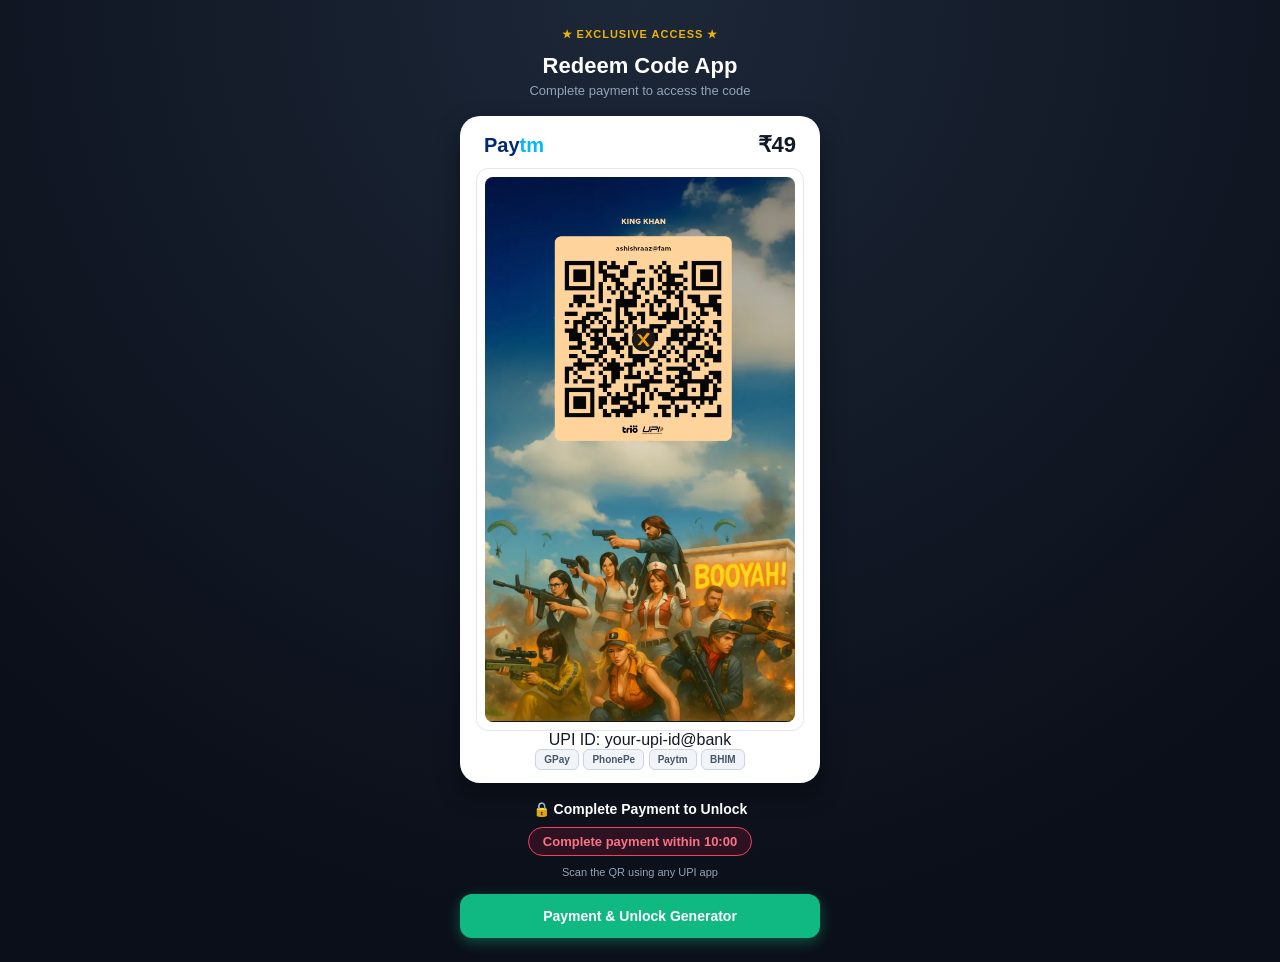
<file: Index.html>
<!DOCTYPE html>
<html lang="en">
<head>
  <meta charset="UTF-8">
  <meta name="viewport" content="width=device-width, initial-scale=1.0">
  <title>Payment Interface</title>
  <style>
    * {
      box-sizing: border-box;
      margin: 0;
      padding: 0;
      font-family: -apple-system, BlinkMacSystemFont, "Segoe UI", Roboto, sans-serif;
    }

    body {
      background: radial-gradient(circle at top, #1c2738, #0b0f19 80%);
      color: #fff;
      display: flex;
      justify-content: center;
      padding: 24px 16px;
      min-height: 100vh;
    }

    .container {
      width: 100%;
      max-width: 360px;
      text-align: center;
    }

    .badge {
      display: inline-block;
      font-size: 11px;
      letter-spacing: 1px;
      color: #eab308;
      font-weight: 700;
      margin-bottom: 12px;
    }

    .title {
      font-size: 22px;
      font-weight: 800;
      margin-bottom: 4px;
    }

    .subtitle {
      font-size: 13px;
      color: #94a3b8;
      margin-bottom: 18px;
    }

    /* White Card Section */
    .qr-card {
      background: #ffffff;
      color: #111827;
      border-radius: 20px;
      padding: 16px;
      box-shadow: 0 10px 25px rgba(0, 0, 0, 0.4);
    }

    .card-header {
      display: flex;
      justify-content: space-between;
      align-items: center;
      margin-bottom: 10px;
      padding: 0 8px;
    }

    .brand-text {
      font-size: 20px;
      font-weight: 900;
      color: #002970;
    }

    .brand-text span {
      color: #00b9f5;
    }

    .amount {
      font-size: 22px;
      font-weight: 800;
      color: #111827;
    }

    .qr-image-wrapper {
      background: #fff;
      padding: 8px;
      border-radius: 12px;
      border: 1px solid #e2e8f0;
    }

    .qr-image-wrapper img {
      width: 100%;
      height: auto;
      display: block;
      border-radius: 8px;
    }

     <div class="upi-id">UPI ID: ashishraaz@fam</div> 


    .app-icons {
      display: flex;
      justify-content: center;
      gap: 12px;
      margin-top: 6px;
    }

    .app-tag {
      font-size: 10px;
      font-weight: 700;
      background: #f1f5f9;
      color: #475569;
      padding: 4px 8px;
      border-radius: 6px;
      border: 1px solid #cbd5e1;
    }

    /* Payment Footer Details */
    .action-title {
      font-size: 14px;
      font-weight: 700;
      margin-top: 18px;
      color: #fff;
    }

    .timer-pill {
      margin: 10px auto;
      background: rgba(225, 29, 72, 0.15);
      border: 1px solid #f43f5e;
      color: #fb7185;
      font-size: 13px;
      font-weight: 600;
      padding: 6px 14px;
      border-radius: 20px;
      width: fit-content;
    }

    .scan-note {
      font-size: 11px;
      color: #94a3b8;
      margin-bottom: 16px;
    }

    .pay-btn {
      width: 100%;
      background: #10b981;
      color: #ffffff;
      border: none;
      padding: 14px;
      border-radius: 12px;
      font-size: 14px;
      font-weight: 700;
      cursor: pointer;
      box-shadow: 0 4px 14px rgba(16, 185, 129, 0.4);
    }
  </style>
</head>
<body>

  <div class="container">
    <div class="badge">★ EXCLUSIVE ACCESS ★</div>
    <h1 class="title">Redeem Code App</h1>
    <p class="subtitle">Complete payment to access the code</p>

    <!-- White QR Container -->
    <div class="qr-card">
      <div class="card-header">
        <div class="brand-text">Pay<span>tm</span></div>
        <div class="amount">₹49</div>
      </div>

    
<div class="qr-image-wrapper">
<img src="qr.png" alt="Payment QR Code">
</div>


      <div class="upi-id">UPI ID: your-upi-id@bank</div>

      <div class="app-icons">
        <span class="app-tag">GPay</span>
        <span class="app-tag">PhonePe</span>
        <span class="app-tag">Paytm</span>
        <span class="app-tag">BHIM</span>
      </div>
    </div>

    <!-- Timer and Button -->
    <div class="action-title">🔒 Complete Payment to Unlock</div>
    <div class="timer-pill" id="timer">Complete payment within 10:00</div>
    <div class="scan-note">Scan the QR using any UPI app</div>

    <button class="pay-btn">Payment & Unlock Generator</button>
  </div>

  <script>
    // 10 मिनट का टाइमर
    let duration = 10 * 60;
    const display = document.getElementById('timer');

    setInterval(() => {
      let minutes = Math.floor(duration / 60);
      let seconds = duration % 60;

      minutes = minutes < 10 ? '0' + minutes : minutes;
      seconds = seconds < 10 ? '0' + seconds : seconds;

      display.textContent = `Complete payment within ${minutes}:${seconds}`;

      if (duration > 0) {
        duration--;
      }
    }, 1000);
  </script>

</body>
</html>
</file>
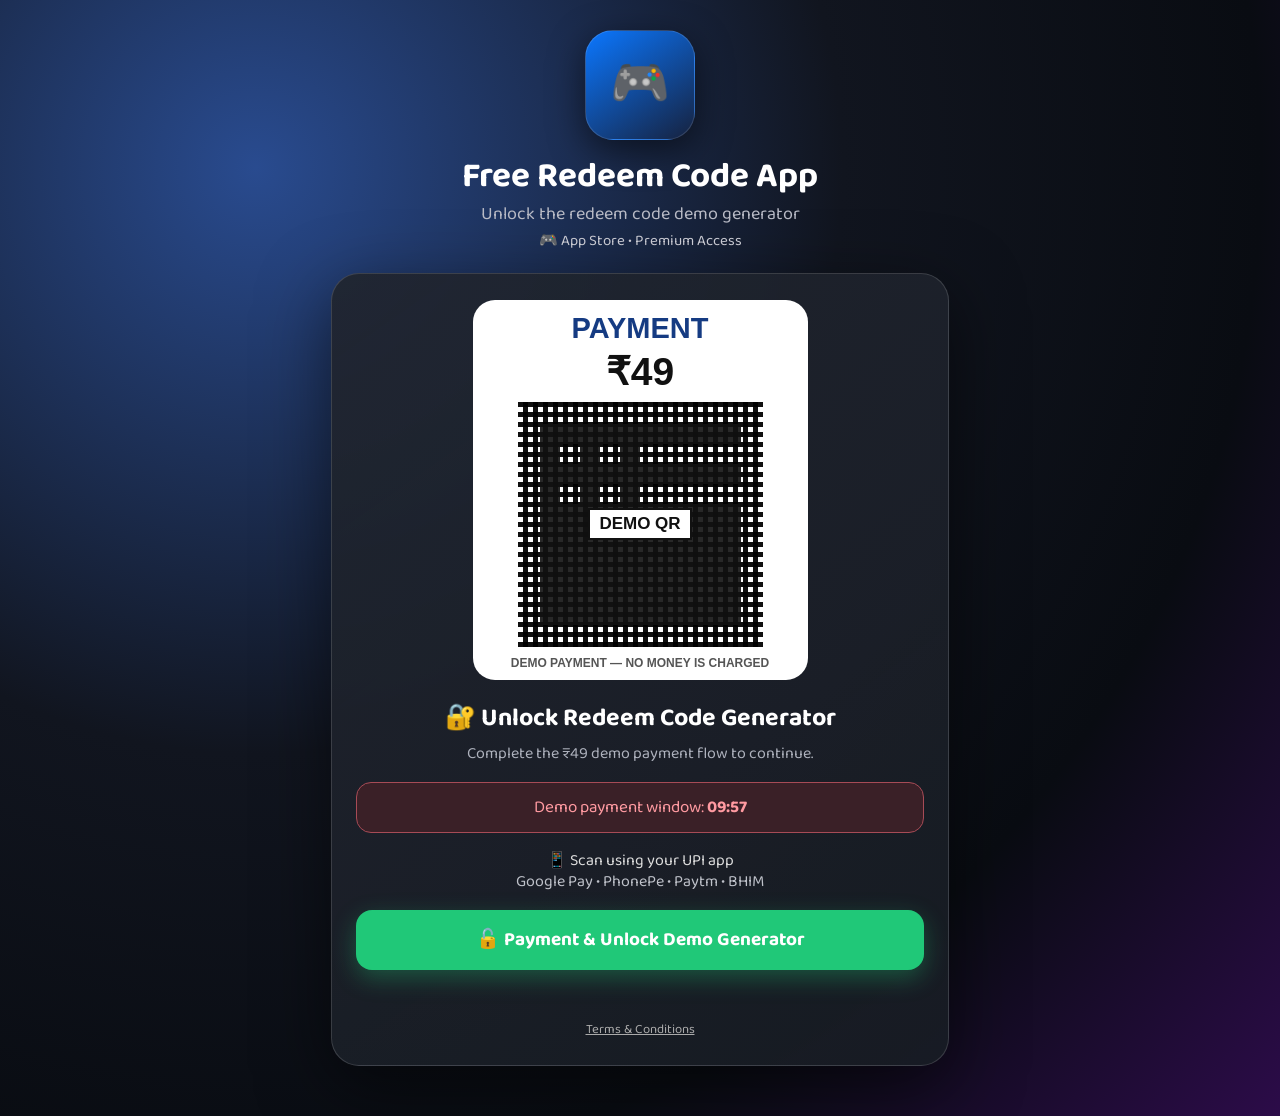
<file: payment_demo_updated.html>
<!doctype html>
<html lang="en">
<head>
<meta charset="utf-8">
<meta name="viewport" content="width=device-width,initial-scale=1,viewport-fit=cover">
<title>Payment – Free Redeem Code Generator</title>
<style>
@import url('https://fonts.googleapis.com/css2?family=Baloo+2:wght@500;600;700;800&display=swap');
*{box-sizing:border-box}body{margin:0;min-height:100vh;font-family:'Baloo 2',sans-serif;color:#fff;background:radial-gradient(circle at 20% 15%,#294b8f 0,#11151f 42%,#090c12 72%,#2c0c49 100%);display:flex;justify-content:center}
.page{width:100%;max-width:650px;padding:18px 16px 50px}.hero{text-align:center;padding:12px 0 20px}.app-icon{width:110px;height:110px;margin:auto;border-radius:28px;display:grid;place-items:center;font-size:48px;background:linear-gradient(145deg,#0b77ff,#16223f);box-shadow:0 10px 35px #0008;border:1px solid #ffffff22}.hero h1{font-size:35px;line-height:1.05;margin:18px 0 5px}.hero p{margin:0;color:#b8bac5;font-size:18px}.hero small{color:#c9cad2;font-size:15px}
.card{border:1px solid #ffffff25;background:linear-gradient(145deg,#20252fef,#181c24e8);border-radius:28px;padding:26px 24px 25px;box-shadow:0 20px 70px #0008;text-align:center}
.qr-box{background:#fff;border-radius:22px;padding:10px;max-width:335px;margin:0 auto 18px;color:#111}.paytm{font-family:Arial,sans-serif;font-weight:800;color:#153b82;font-size:29px;padding-top:2px}.amount{font:800 39px Arial,sans-serif;margin:4px 0 8px}.fakeqr{width:245px;height:245px;margin:auto;display:grid;place-items:center;background:
repeating-linear-gradient(0deg,#111 0 5px,#fff 5px 10px),
repeating-linear-gradient(90deg,transparent 0 5px,#111 5px 10px);
background-blend-mode:multiply;position:relative;overflow:hidden}.fakeqr:before{content:"";position:absolute;inset:22px;background:
linear-gradient(90deg,#111 0 20px,transparent 20px 40px,#111 40px 60px,transparent 60px 80px,#111 80px 100px,transparent 100px),
linear-gradient(#111 0 20px,transparent 20px 40px,#111 40px 60px,transparent 60px 80px,#111 80px 100px);opacity:.9}.fakeqr span{position:relative;z-index:2;background:#fff;padding:4px 9px;font:bold 17px Arial;border:2px solid #111}.qr-note{font:700 12px Arial;color:#555;margin-top:9px}
h2{font-size:25px;margin:12px 0 3px}.muted{color:#aeb2bd;margin:0 0 16px}.timer{border:1px solid #a74b56;background:#3a2027;border-radius:15px;padding:11px;color:#ff9aa1;font-size:17px}.upi{font-size:16px;line-height:1.35;color:#ddd;margin:17px 0}.upi span{color:#bfc2ca}
button{width:100%;border:0;border-radius:16px;padding:15px 12px;font:700 19px 'Baloo 2',sans-serif;color:#fff;background:#20c878;box-shadow:0 8px 25px #20c87855;cursor:pointer}.terms{display:block;margin-top:14px;color:#aaa;font-size:13px}
#status{margin-top:13px;font-weight:700;color:#75e5a9;min-height:22px}
@media(max-width:430px){.page{padding-left:10px;padding-right:10px}.hero h1{font-size:30px}.card{padding:22px 15px}.fakeqr{width:220px;height:220px}}
</style>
</head>
<body>
<main class="page">
  <div class="hero">
    <div class="app-icon">🎮</div>
    <h1>Free Redeem Code App</h1>
    <p>Unlock the redeem code demo generator</p>
    <small>🎮 App Store • Premium Access</small>
  </div>

  <section class="card">
    <div class="qr-box">
      <div class="paytm">PAYMENT</div>
      <div class="amount">₹49</div>
      <div class="fakeqr" aria-label="Demo QR placeholder"><span>DEMO QR</span></div>
      <div class="qr-note">DEMO PAYMENT — NO MONEY IS CHARGED</div>
    </div>

    <h2>🔐 Unlock Redeem Code Generator</h2>
    <p class="muted">Complete the ₹49 demo payment flow to continue.</p>

    <div class="timer">Demo payment window: <b id="timer">09:58</b></div>
    <p class="upi">📱 Scan using your UPI app<br><span>Google Pay • PhonePe • Paytm • BHIM</span></p>

    <button onclick="unlockDemo()">🔓 Payment &amp; Unlock Demo Generator</button>
    <div id="status"></div>
    <a class="terms" href="#" onclick="return false">Terms &amp; Conditions</a>
  </section>
</main>

<script>
let seconds=598;
const timer=document.getElementById('timer');
setInterval(()=>{
  if(seconds>0) seconds--;
  const m=String(Math.floor(seconds/60)).padStart(2,'0');
  const s=String(seconds%60).padStart(2,'0');
  timer.textContent=m+':'+s;
},1000);

function unlockDemo(){
  document.getElementById('status').textContent='Demo unlocked successfully — no real payment was processed.';
}
</script>
</body>
</html>
</file>
